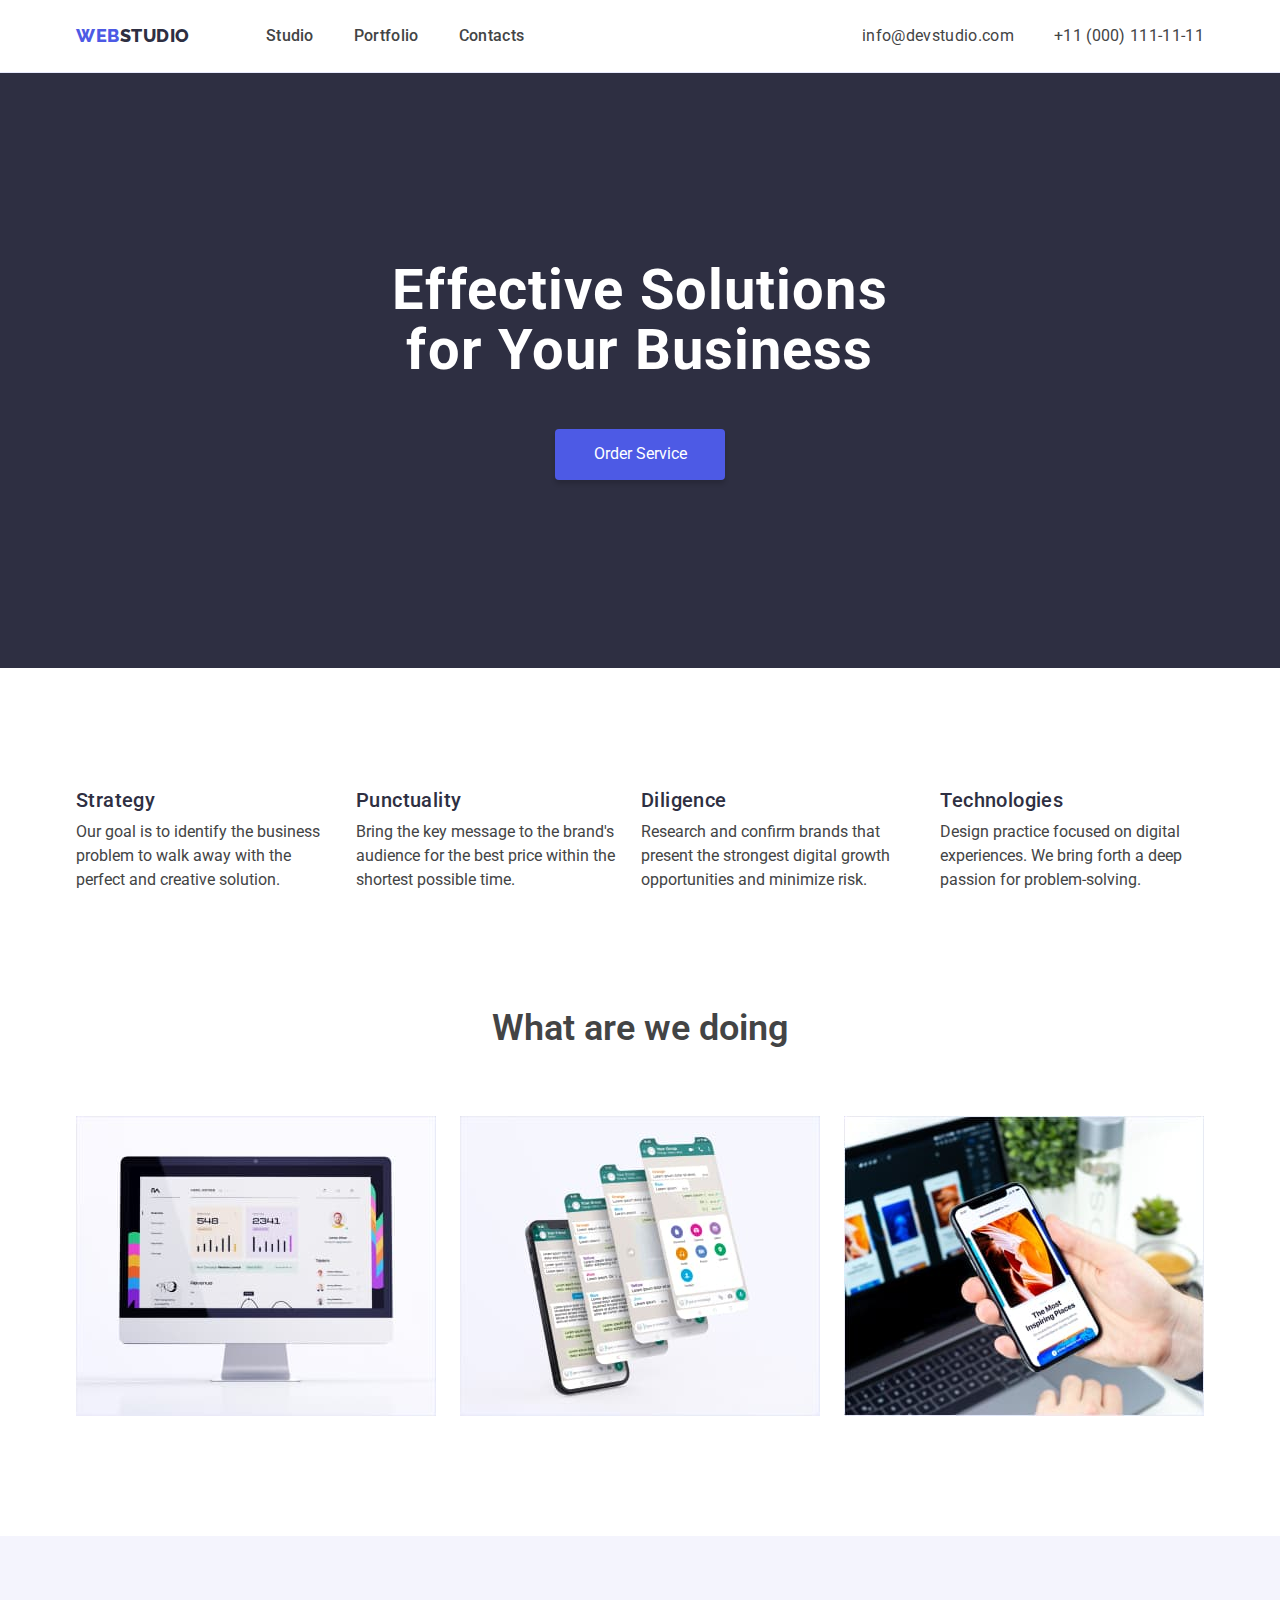
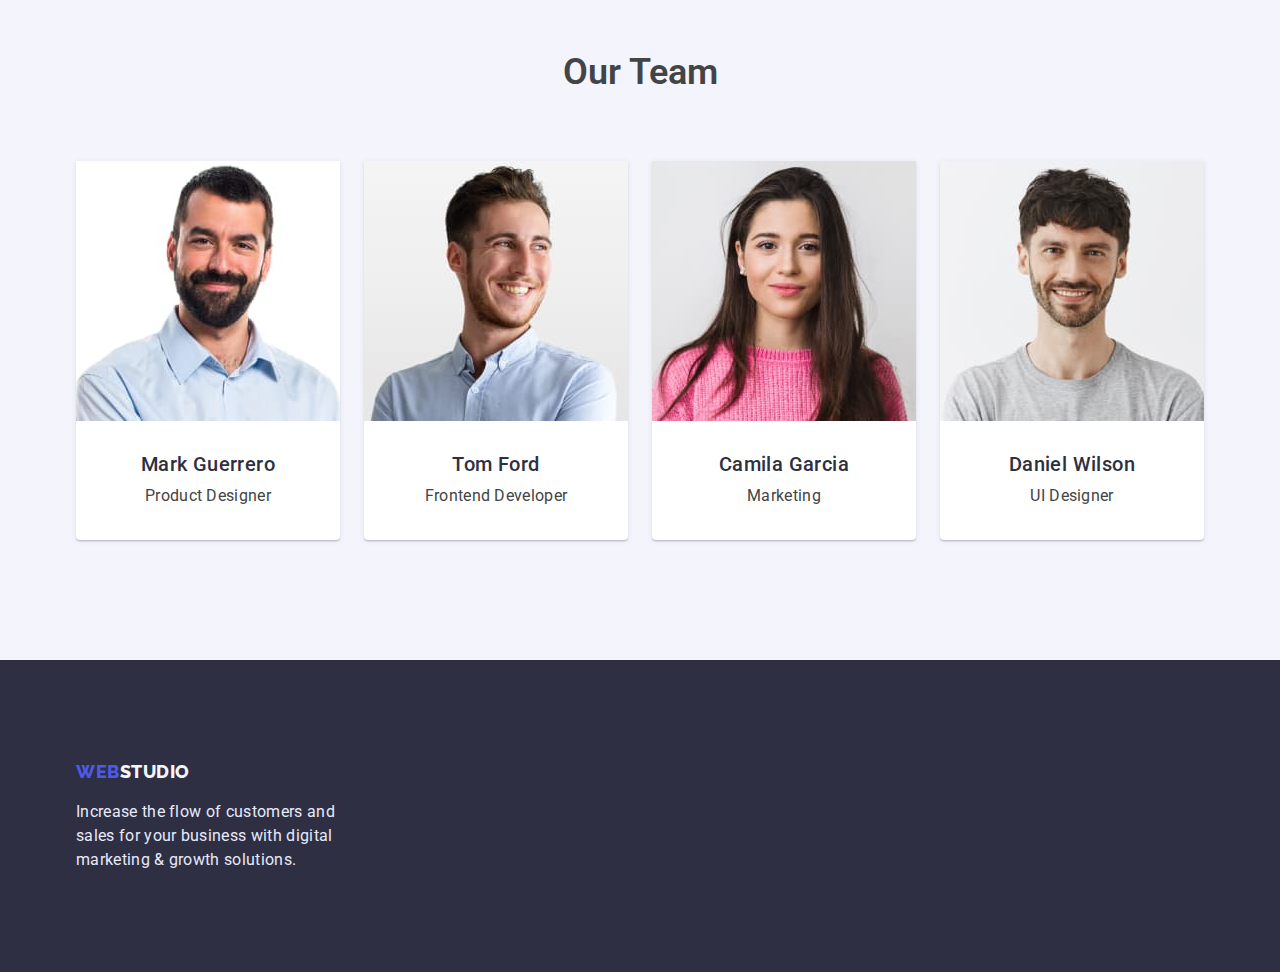
<file: index.html>
<!DOCTYPE html>
<html lang="en">
<head>
    <meta charset="UTF-8">
    <meta http-equiv="X-UA-Compatible" content="IE=edge">
    <meta name="viewport" content="width=device-width, initial-scale=1.0">
    <link rel="stylesheet" href="https://cdn.jsdelivr.net/npm/modern-normalize@1.1.0/modern-normalize.min.css">
    <link rel="preconnect" href="https://fonts.googleapis.com">
    <link rel="preconnect" href="https://fonts.gstatic.com" crossorigin>
    <link href="https://fonts.googleapis.com/css2?family=Raleway:wght@800&family=Roboto:wght@400;500;700;900&display=swap" rel="stylesheet">
    <title>Web studio</title>
    <link rel="stylesheet" href="./CSS/styles.css">
</head>
<body>

    <!-- Header -->
    <header class="header">
       <div class="container header-container">
            <nav class="logo-menu">
                <a href="./index.html" class="logo"><span class="logo-web">Web</span>Studio</a>
    
                <ul class="header-list">
                    <li class="header-item"><a href="./index.html" class="header-item-link">Studio</a></li>
                    <li class="header-item"><a href="./portfolio.html" class="header-item-link">Portfolio</a></li>
                    <li class="header-item"><a href="" class="header-item-link">Contacts</a></li>
                </ul>
            </nav>
            
            <address class="address">
                <ul class="address-list">
                    <li class="adress-item"><a href="mailto:info@devstudio.com" class="adress-item-link mail">info@devstudio.com</a></li>
                    <li class="adress-item"><a href="tel:+110001111111" class="adress-item-link tel">+11 (000) 111-11-11</a></li>
                </ul>
            </address>
       </div>

    </header>

    <main>
        <!-- Section 1 -->

        <section class="hero">
            <div class="container">
                <h1 class="hero-header">Effective Solutions for Your Business</h1>
                <button type="button" class="hero-btn">Order Service</button>
            </div>
        </section>

        <!-- Section 2 -->

        <section class="features">
            <div class="container">
                <h2 class="visually-hidden">Оur Features</h2>
                <ul class="features-list">
                    <li class="features-item">
                        <h3 class="header-features">Strategy</h3>
                        <p class="text-features">Our goal is to identify the business problem to walk away with the perfect and creative solution. </p>
                    </li>
                
                    <li class="features-item">
                        <h3 class="header-features">Punctuality</h3>
                        <p class="text-features">Bring the key message to the brand's audience for the best price within the shortest possible time.</p>
                    </li>
    
                    <li class="features-item">
                        <h3 class="header-features">Diligence</h3>
                        <p class="text-features">Research and confirm brands that present the strongest digital growth opportunities and minimize risk.</p>
                    </li>
    
                    <li class="features-item">
                        <h3 class="header-features">Technologies</h3>
                        <p class="text-features">Design practice focused on digital experiences. We bring forth a deep passion for problem-solving.</p>
                    </li>
            </div>
            </ul>
        </section>

        <!-- Section 3 -->

        <section class="work">
            <div class="container">
                <h2 class="header-work">What are we doing</h2>
                <ul class="work-list">
                    <li class="work-item"><img src="./images/img1.jpg" alt="computer" width="360"></li>
                    <li class="work-item"><img src="./images/img2.jpg" alt="application" width="360"></li>
                    <li class="work-item"><img src="./images/img3.jpg" alt="telephone" width="360"></li>
                </ul>
            </div>
        </section>

        <!-- Section 4 -->

        <section class="team">
            <div class="container">
                <h2 class="header-team">Our Team</h2>
                <ul class="team-list">
                    <li class="team-item"> 
                        <img src="./images/photo1.jpg" alt="photo of Mark Guerrero" width="264">
                        <div class="team-item-text">
                            <h3 class="item-name">Mark Guerrero</h3>
                            <p class="item-text">Product Designer</p>
                        </div>
                    </li>
    
                    <li class="team-item">
                        <img src="./images/photo2.jpg" alt="photo of Tom Ford" width="264">
                        <div class="team-item-text">
                            <h3 class="item-name">Tom Ford</h3>
                            <p class="item-text">Frontend Developer</p>
                        </div>
                    </li>
    
                    <li class="team-item">
                        <img src="./images/photo3.jpg" alt="photo of Camila Garcia" width="264">
                        <div class="team-item-text">
                            <h3 class="item-name">Camila Garcia</h3>
                            <p class="item-text">Marketing</p>
                        </div>
                    </li>
                        
    
                    <li class="team-item">
                        <img src="./images/photo4.jpg" alt="photo of Daniel Wilson" width="264">
                        <div class="team-item-text">
                            <h3 class="item-name">Daniel Wilson</h3>
                            <p class="item-text">UI Designer</p>
                        </div>
                    </li>
                    
                </ul>
            </div>
        </section>

    </main>

    <!-- Footer -->

    <footer class="footer">
        <div class="container">
            <a href="./index.html" class="logo logo-color"><span class="logo-web">Web</span>Studio</a>
            <p class="footer-text">Increase the flow of customers and sales for your business with digital marketing & growth solutions.</p>
        </div>
    </footer>
</body>
</html>
</file>
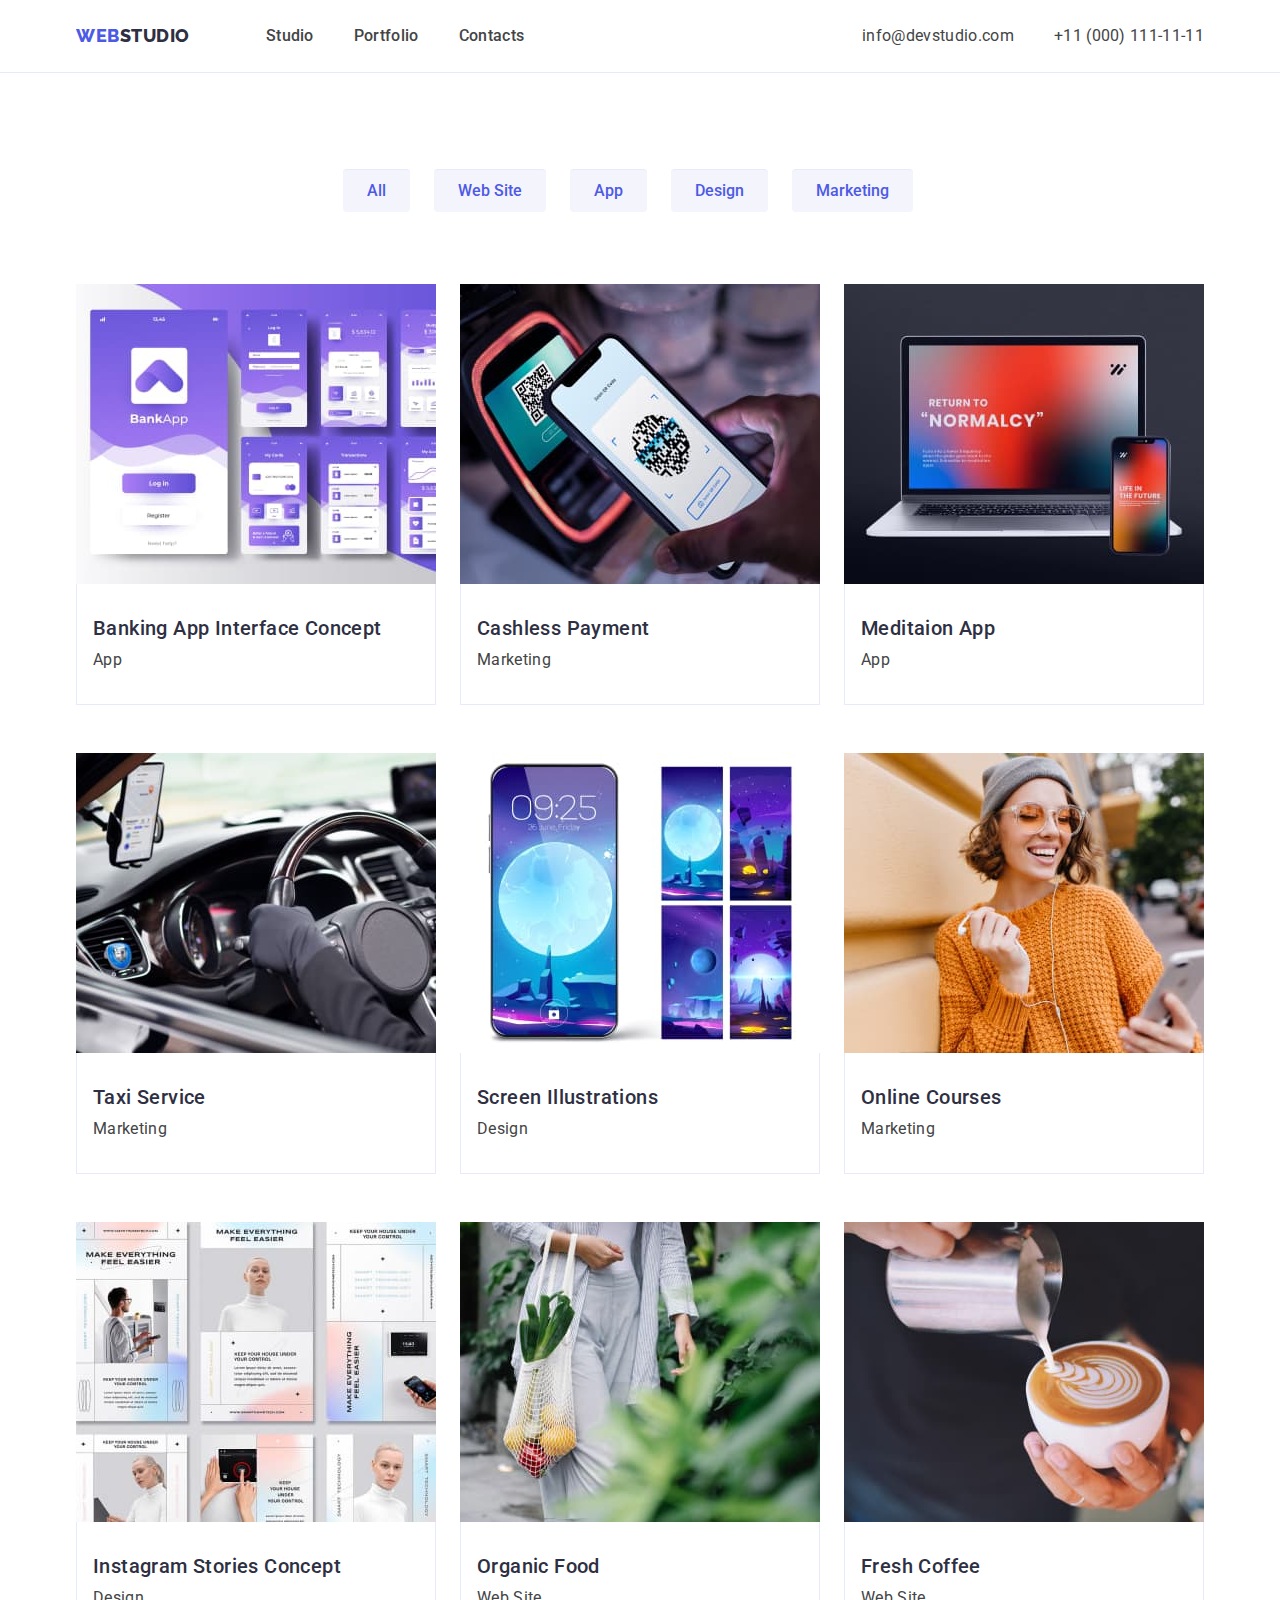
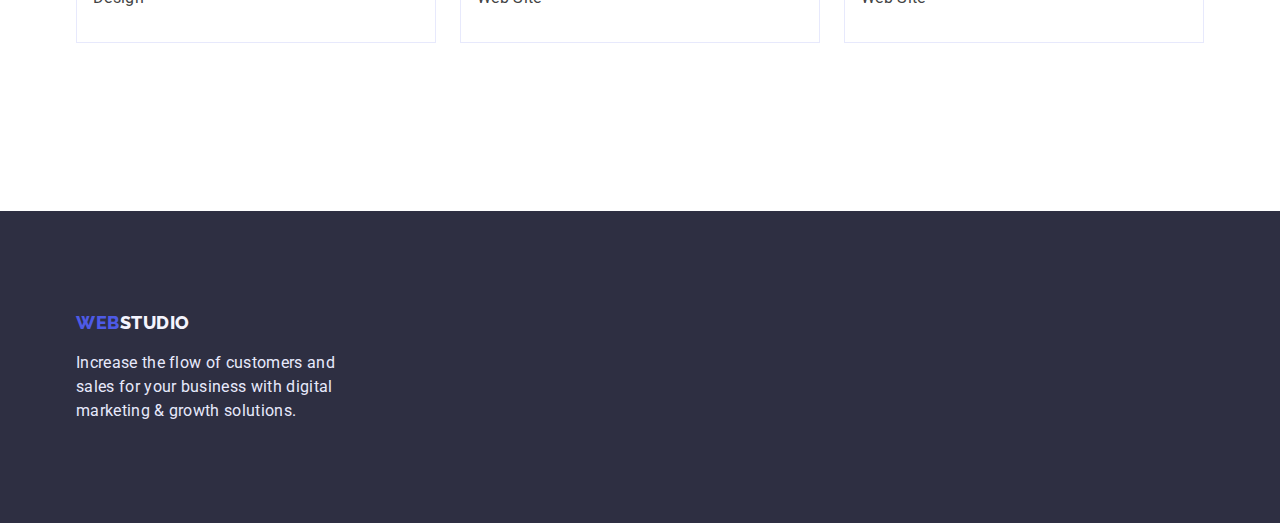
<file: portfolio.html>
<!DOCTYPE html>
<html lang="en">
<head>
    <meta charset="UTF-8">
    <meta http-equiv="X-UA-Compatible" content="IE=edge">
    <meta name="viewport" content="width=device-width, initial-scale=1.0">
    <link rel="stylesheet" href="https://cdn.jsdelivr.net/npm/modern-normalize@1.1.0/modern-normalize.min.css">
    <link rel="preconnect" href="https://fonts.googleapis.com">
    <link rel="preconnect" href="https://fonts.gstatic.com" crossorigin>
    <link href="https://fonts.googleapis.com/css2?family=Raleway:wght@800&family=Roboto:wght@400;500;700;900&display=swap" rel="stylesheet">
    <title>Portfolio</title>
    <link rel="stylesheet" href="./CSS/styles.css">
</head>
<body> 
    <header class="header">
        <div class="container header-container">
            <nav class="logo-menu">
                <a href="./index.html" class="logo"><span class="logo-web">Web</span>Studio</a>
    
                <ul class="header-list">
                    <li class="header-item"><a href="./index.html" class="header-item-link">Studio</a></li>
                    <li class="header-item"><a href="./portfolio.html" class="header-item-link">Portfolio</a></li>
                    <li class="header-item"><a href="" class="header-item-link">Contacts</a></li>
                </ul>
            </nav>
            
            <address class="address">
                <ul class="address-list">
                    <li class="adress-item"><a href="mailto:info@devstudio.com" class="adress-item-link mail">info@devstudio.com</a></li>
                    <li class="adress-item"><a href="tel:+110001111111" class="adress-item-link tel">+11 (000) 111-11-11</a></li>
                </ul>
            </address>
        </div>

    </header>

    <main>
        <section class="portfolio-section">
            <div class="container">
                <ul class="btn-list">
                    <li><button type="button" class="btn-item">All</button></li>
                    <li><button type="button" class="btn-item">Web Site</button></li>
                    <li><button type="button" class="btn-item">App</button></li>
                    <li><button type="button" class="btn-item">Design</button></li>
                    <li><button type="button" class="btn-item">Marketing</button></li>
                </ul>
            
    
                <ul class="img-list">
                    <li class="img-item">
                        <img src="./images/ProjectCard1.jpg" alt="ProjectCard" width="360" height="300">
                        <div class="img-item-text">
                            <h2 class="img-name">Banking App Interface Concept</h2>
                            <p class="img-text">App</p>  
                        </div>              
                    </li>
                    <li class="img-item">
                        <img src="./images/ProjectCard2.jpg" alt="ProjectCard" width="360" height="300">
                       <div class="img-item-text">
                            <h2 class="img-name">Cashless Payment</h2>
                            <p class="img-text">Marketing</p>
                       </div>
                    </li>
                    <li class="img-item">
                        <img src="./images/ProjectCard3.jpg" alt="ProjectCard" width="360" height="300">
                        <div class="img-item-text">
                            <h2 class="img-name">Meditaion App</h2>
                            <p class="img-text">App</p>
                        </div>
                    </li>
                    <li class="img-item">
                        <img src="./images/ProjectCard4.jpg" alt="ProjectCard" width="360" height="300">
                        <div class="img-item-text">
                            <h2 class="img-name">Taxi Service</h2>
                            <p class="img-text">Marketing</p>
                        </div>
                    </li>
                    <li class="img-item">
                        <img src="./images/ProjectCard5.jpg" alt="ProjectCard" width="360" height="300">
                        <div class="img-item-text">
                            <h2 class="img-name">Screen Illustrations</h2>
                            <p class="img-text">Design</p>
                        </div>
                    </li>
                    <li class="img-item">
                        <img src="./images/ProjectCard6.jpg" alt="ProjectCard" width="360" height="300">
                        <div class="img-item-text">
                            <h2 class="img-name">Online Courses</h2>
                            <p class="img-text">Marketing</p>
                        </div>
                    </li>
                    <li class="img-item">
                        <img src="./images/ProjectCard7.jpg" alt="ProjectCard" width="360" height="300">
                        <div class="img-item-text">
                            <h2 class="img-name">Instagram Stories Concept</h2>
                            <p class="img-text">Design</p>
                        </div>
                    </li>
                    <li class="img-item">
                        <img src="./images/ProjectCard8.jpg" alt="ProjectCard" width="360" height="300">
                        <div class="img-item-text">
                            <h2 class="img-name">Organic Food</h2>
                            <p class="img-text">Web Site</p>
                        </div>
                    </li>
                    <li class="img-item">
                        <img src="./images/ProjectCard9.jpg" alt="ProjectCard" width="360" height="300">
                        <div class="img-item-text">
                            <h2 class="img-name">Fresh Coffee</h2>
                            <p class="img-text">Web Site</p>
                        </div>
                    </li>
                </ul>
            </div>
        </section>
    </main>

    <footer class="footer">
        <div class="container">
            <a href="./index.html" class="logo logo-color"><span class="logo-web">Web</span>Studio</a>
            <p class="footer-text">Increase the flow of customers and sales for your business with digital marketing & growth solutions.</p>
        </div>
    </footer>
    
</body>
</html>
</file>
<file: CSS/styles.css>
:root {
    --primary-text-coor: #4D5AE5;
    --pressed-state-color: #404BBF;
    --dark-text-color: #2E2F42;
    --succes-text-color: #31D0AA;
    --text-color: #434445;
    --subtatle-text-color: #8E8F99;
    --accemt-text-color: #E7E9FC;
    --light-text-color: #F4F4FD;
    --background-color: #FFFFFF;
}

h1,
h2,
h3,
p {
    margin-top: 0;
    margin-bottom: 0;
}

ul {
    margin-bottom: 0;
    margin-top: 0;
    padding-left: 0;
}

img {
    display: block;
    max-width: 100%;
    height: auto;
    margin: 0;
}

button {
    cursor: pointer;
}

body {
    font-family: "Roboto", sans-serif;
    font-size: 16px;
    color: var(--text-color);
}

.header-list,
.address-list,
.features-list,
.work-list,
.team-list,
.img-list,
.btn-list {
    list-style-type: none;
}

.container {
    width: 1158px;
    margin-left: auto;
    margin-right: auto;
    padding-left: 15px;
    padding-right: 15px;
    
}

/* Header */

.header {
border-color: #e7e9fc;
border-style: solid;
border-width: 0 0 1px 0;
}

.header-container {
    display: flex;

}

.logo-menu {
    display: flex;
    align-items: center;

}

.header-list {
    display: flex;
    justify-content: space-between;
    
}

.header-list>.header-item:not(:last-child){
    margin-right: 40px;
}
.logo-web {
    color: var(--primary-text-coor);
}
.address-list {
    display: flex;
    
}

.address {
    margin-left: auto;
}

.address-list>.adress-item:not(:last-child) {
    margin-right: 40px;
}

.logo {
    font-family: 'Raleway', sans-serif;
    font-weight: 800;
    font-size: 18px;
    line-height: 1.33;
    letter-spacing: 0.03em;
    text-transform: uppercase;
    color: var(--dark-text-color);
    text-decoration: none;
    margin-right: 76px;
}

.header-item {
    font-weight: 500;
    font-size: 16px;
    line-height: 1.5;
    letter-spacing: 0.02em;
}

.header-item-link,
.adress-item-link {
    text-decoration: none;
    font-style: normal;
    color: var(--text-color);
    display: block;
    padding-top: 24px;
    padding-bottom: 24px;
}

.header-item-link:focus,
.header-item-link:hover,
.adress-item-link:focus,
.adress-item-link:hover {
    color: var(--pressed-state-color);
}

.mail {
    font-size: 16px;
    line-height: 1.5;
    letter-spacing: 0.02em;
    font-weight: 400;
}

.tel {
    font-size: 16px;
    line-height: 1.5;
    letter-spacing: 0.02em;
    font-weight: 400;
}

/* Main */
/* Sektion 1  */

.hero-header {
    text-align: center;
    font-weight: 700;
    font-size: 56px;
    line-height: 1.07;
    letter-spacing: 0.02em;
    color: var(--background-color);
    margin-bottom: 48px;
    max-width: 500px;
    margin-left: auto;
    margin-right: auto;
    
    
}

.hero {
    background: var(--dark-text-color);
    text-align: center;
    padding-top: 188px;
    padding-bottom: 188px;
    
}

.hero-btn {
    background: var(--primary-text-coor);
    box-shadow: 0px 4px 4px rgba(0, 0, 0, 0.15);
    border-radius: 4px;
    color: var(--background-color);
    width: 170px;
    height: 51px;
    padding: 16px 32px;
    border: none;
    
 
}

.hero-btn:hover,
.hero-btn:focus {
    background: var(--pressed-state-color);
}

/* Section 2 */

.visually-hidden {
    position: absolute;
    white-space: nowrap;
    width: 1px;
    height: 1px;
    overflow: hidden;
    border: 0;
    padding: 0;
    clip: rect(0 0 0 0);
    clip-path: inset(50%);
    margin: -1px;
}

.header-features {
    font-weight: 500;
    font-size: 20px;
    line-height: 1.2;
    letter-spacing: 0.02em;
    color: var(--dark-text-color);
    margin-bottom: 8px;
}

.text-features {
    font-size: 16px;
    line-height: 1.5;
    /* letter-spacing: 0.02em; */
    font-weight: 400;
    
}

.features {
    padding-bottom: 120px;
    padding-top: 120px;
    
    
}
.features-list {
    display: flex;
    flex-basis: calc((100%-72)/4);
    padding: 0px;
    gap: 24px;
    

}

.features-item {
    flex-basis: calc((100%-72px)/4);
}


/* Section 3 */

.work {
    padding-bottom: 120px;
}

.header-work {
    margin-bottom: 72px;
}

.work-list {
    display: flex;
    flex-wrap: nowrap;
    gap: 24px;
    width: 1128px;
    
    
}

.work-item {
    flex-basis: calc((100% - 48px) / 3);
}


/* Section 4 */

.team {
    background: var(--light-text-color);
    padding: 120px 0;
}

.header-team {
    margin-bottom: 72px;
}

.team-list {
    display: flex;
    justify-content: space-between;
    gap: 24px;
}

.team-item-text {
    padding: 32px 16px;
}

.team-item {
    background: var(--background-color);
    box-shadow: 0px 1px 6px rgba(46, 47, 66, 0.08), 0px 1px 1px rgba(46, 47, 66, 0.16), 0px 2px 1px rgba(46, 47, 66, 0.08);
    border-radius: 0px 0px 4px 4px;
}

.header-work,
.header-team {
    font-weight: 600;
    font-size: 36px;
    line-height: 0.9;
    text-align: center;
}



.item-name {
    font-weight: 500;
    font-size: 20px;
    line-height: 1.2x;
    text-align: center;
    letter-spacing: 0.02em;
    color: var(--dark-text-color);
    margin-bottom: 8px;
}

.item-text {
    font-weight: 400;
    font-size: 16px;
    line-height: 1.5;
    text-align: center;
    letter-spacing: 0.02em;

}

/* Footer */

.footer {
    background: var(--dark-text-color);
    padding-top: 100px;
    padding-bottom: 100px;
}

.footer-text {
    font-size: 16px;
    line-height: 1.5;
    letter-spacing: 0.02em;
    color: var(--accemt-text-color);
    width: 264px;
    margin-top: 16px;
}

.logo-color {
    color: var(--light-text-color);
}

/* Portfolio */

.btn-item {
    background: var(--light-text-color);
    border: 1px solid var(--accemt-text-color);
    border-radius: 4px;
    color: var(--primary-text-coor);
    flex: none;
    order: 4;
    flex-grow: 0;
    font-weight: 500;
    font-size: 16px;
    text-align: center;
    margin-right: 24px;
    padding: 12px 24px;
    border-bottom: 1px var(--accemt-text-color);
    border-left: 1px var(--accemt-text-color);
    border-right: 1px var(--accemt-text-color);
}

.btn-list {
    margin-bottom: 72px;
    display: flex;
    align-items: center;
    justify-content: center;
    
}

/* .btn-item:not(:last-child) {
    margin-right: 24px;
} */

.btn-item:hover,
.btn-item:focus {
    background: var(--pressed-state-color);
    box-shadow: 0px 3px 1px rgba(0, 0, 0, 0.1), 0px 2px 1px rgba(0, 0, 0, 0.08), 0px 2px 2px rgba(0, 0, 0, 0.12);
    border-radius: 4px;
    color: var(--background-color);
}

.img-name {
    font-weight: 500;
    font-size: 20px;
    line-height: 1.2;
    letter-spacing: 0.02em;
    color: var(--dark-text-color);
    margin-bottom: 8px;
}

.img-text {
    font-family: 'Roboto';
    font-size: 16px;
    line-height: 1.5;
    letter-spacing: 0.02em;
}

.img-list {
    display: flex;
    flex-wrap: wrap;
    column-gap: 24px;
}

.img-item-text {
    padding: 32px 0 32px 16px;
    width: 360px;
    border-bottom: 1px solid var(--accemt-text-color);
    border-left: 1px solid var(--accemt-text-color);
    border-right: 1px solid var(--accemt-text-color);
    

}

.img-item {
    flex-basis: calc((100% - 48px) / 3);
    margin-bottom: 48px;
    
}

.portfolio-section {
    padding-bottom: 120px;
    padding-top: 96px;
}
</file>
